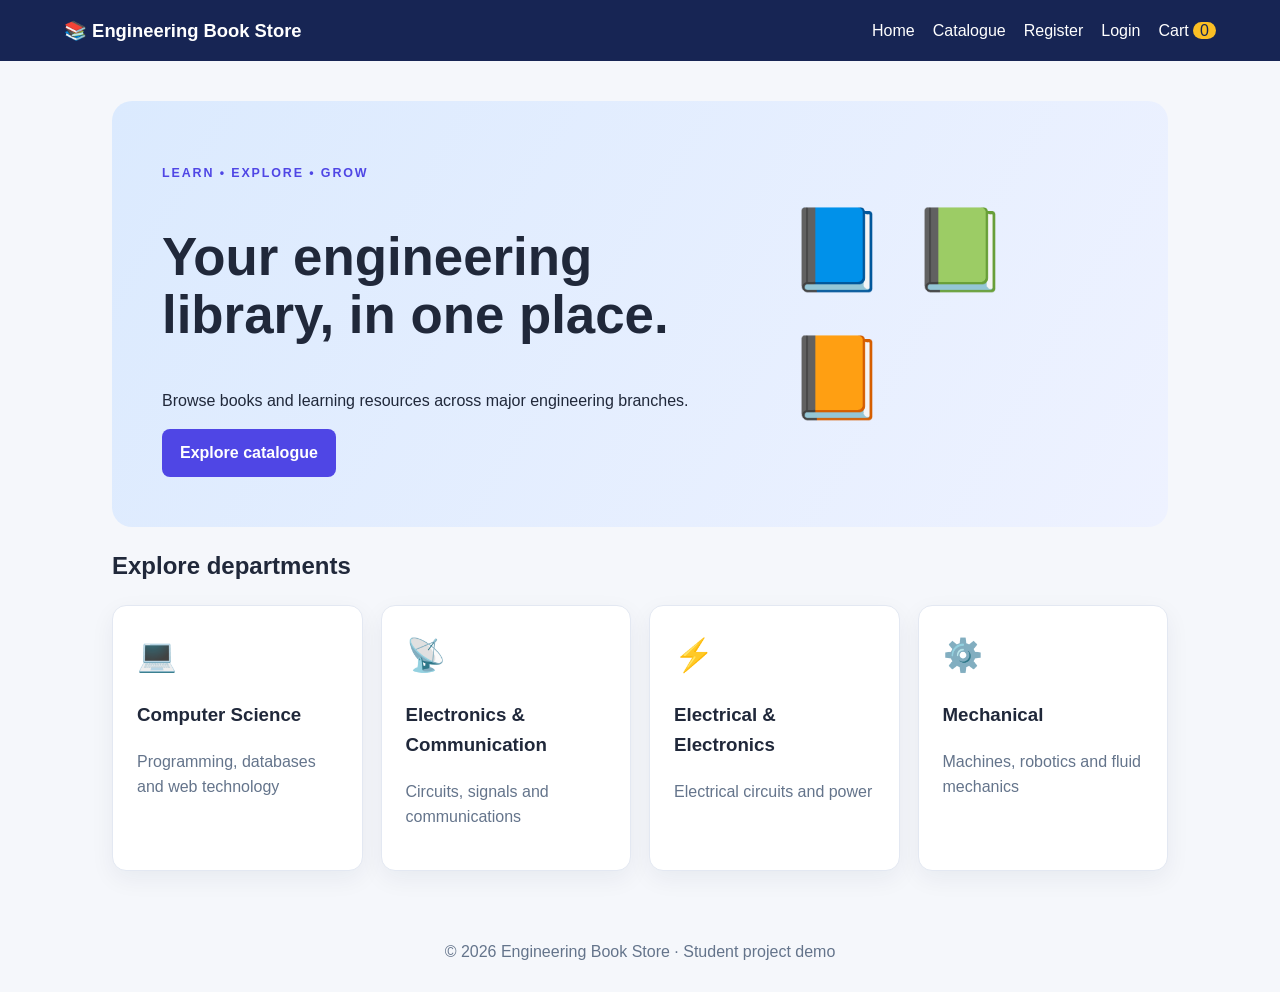
<file: index.html>
<!doctype html><html lang="en"><head><meta charset="utf-8"><meta name="viewport" content="width=device-width,initial-scale=1"><title>Engineering Book Store</title><link rel="stylesheet" href="styles.css"></head><body>
<header class="site-header"><a class="brand" href="homepage.html">📚 Engineering Book Store</a><nav><a href="homepage.html">Home</a><a href="catalogue.html">Catalogue</a><a href="register.html">Register</a><a href="login.html">Login</a><a href="catalogue.html#cart">Cart <span class="cart-count">0</span></a></nav></header>
<main class="container"><section class="hero"><div><p class="eyebrow">LEARN • EXPLORE • GROW</p><h1>Your engineering library, in one place.</h1><p>Browse books and learning resources across major engineering branches.</p><a class="btn" href="catalogue.html">Explore catalogue</a></div><div class="hero-art">📘 📗 📙</div></section><h2>Explore departments</h2><section class="department-grid">
<a class="department-card" href="cse.html"><span>💻</span><h3>Computer Science</h3><p>Programming, databases and web technology</p></a>
<a class="department-card" href="ece.html"><span>📡</span><h3>Electronics & Communication</h3><p>Circuits, signals and communications</p></a>
<a class="department-card" href="eee.html"><span>⚡</span><h3>Electrical & Electronics</h3><p>Electrical circuits and power</p></a>
<a class="department-card" href="mech.html"><span>⚙️</span><h3>Mechanical</h3><p>Machines, robotics and fluid mechanics</p></a></section></main><footer>© 2026 Engineering Book Store · Student project demo</footer><script src="app.js"></script></body></html>
</file>
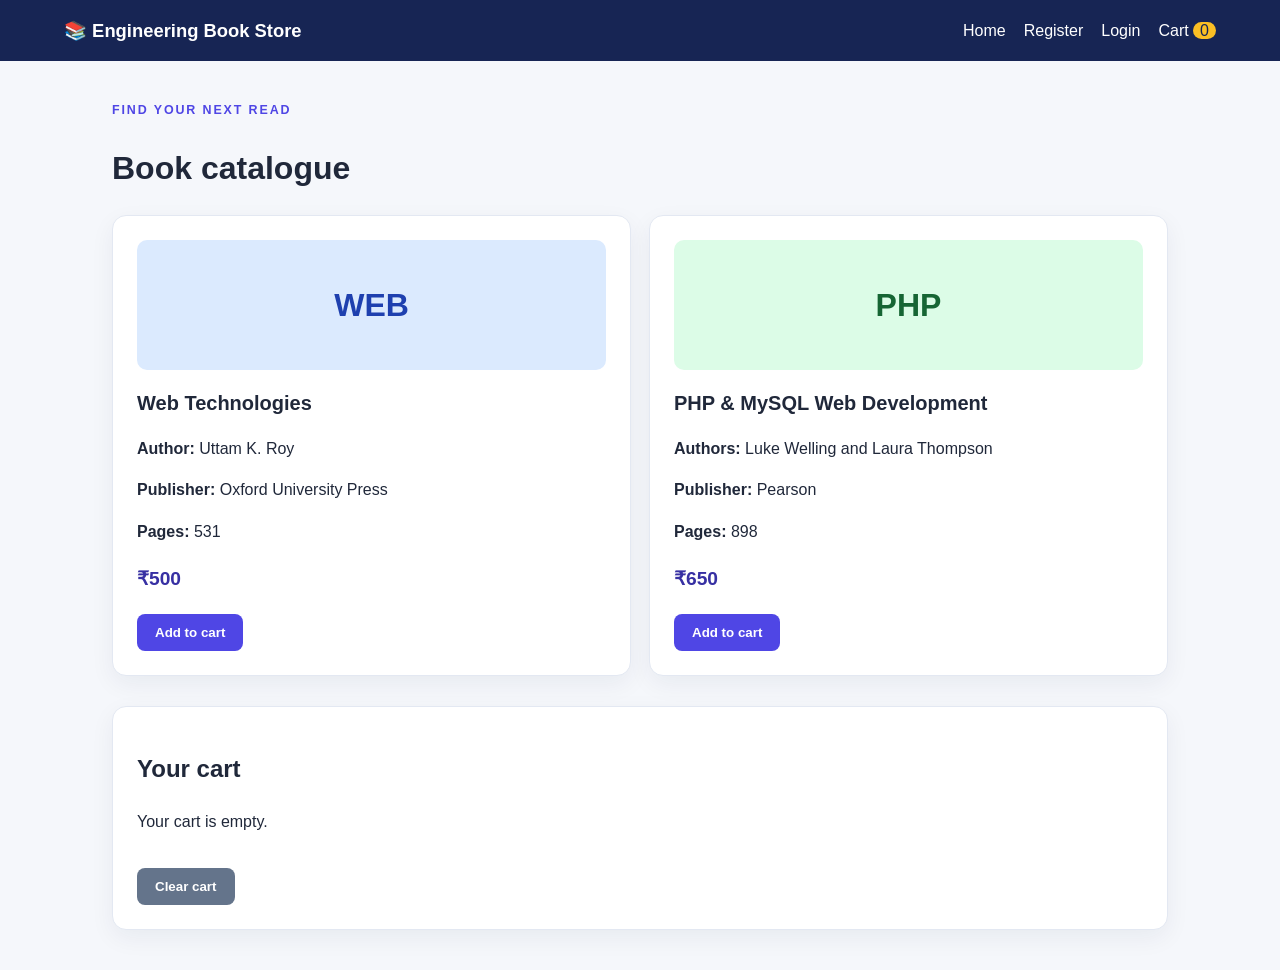
<file: catalogue.html>
<!doctype html><html lang="en"><head><meta charset="utf-8"><meta name="viewport" content="width=device-width,initial-scale=1"><title>Catalogue</title><link rel="stylesheet" href="styles.css"></head><body>
<header class="site-header"><a class="brand" href="homepage.html">📚 Engineering Book Store</a><nav><a href="homepage.html">Home</a><a href="register.html">Register</a><a href="login.html">Login</a><a href="#cart">Cart <span class="cart-count">0</span></a></nav></header>
<main class="container"><p class="eyebrow">FIND YOUR NEXT READ</p><h1>Book catalogue</h1><div class="book-grid">
<article class="book-card"><div class="book-cover">WEB</div><h2>Web Technologies</h2><p><b>Author:</b> Uttam K. Roy</p><p><b>Publisher:</b> Oxford University Press</p><p><b>Pages:</b> 531</p><p class="price">₹500</p><button class="btn add-to-cart" data-id="web-tech" data-title="Web Technologies" data-price="500">Add to cart</button></article>
<article class="book-card"><div class="book-cover green">PHP</div><h2>PHP & MySQL Web Development</h2><p><b>Authors:</b> Luke Welling and Laura Thompson</p><p><b>Publisher:</b> Pearson</p><p><b>Pages:</b> 898</p><p class="price">₹650</p><button class="btn add-to-cart" data-id="php-mysql" data-title="PHP & MySQL Web Development" data-price="650">Add to cart</button></article></div>
<section id="cart" class="panel cart-panel"><h2>Your cart</h2><div id="cart-items">Your cart is empty.</div><p id="cart-total" class="price"></p><button id="clear-cart" class="btn btn-secondary" type="button">Clear cart</button></section></main><script src="app.js"></script></body></html>
</file>
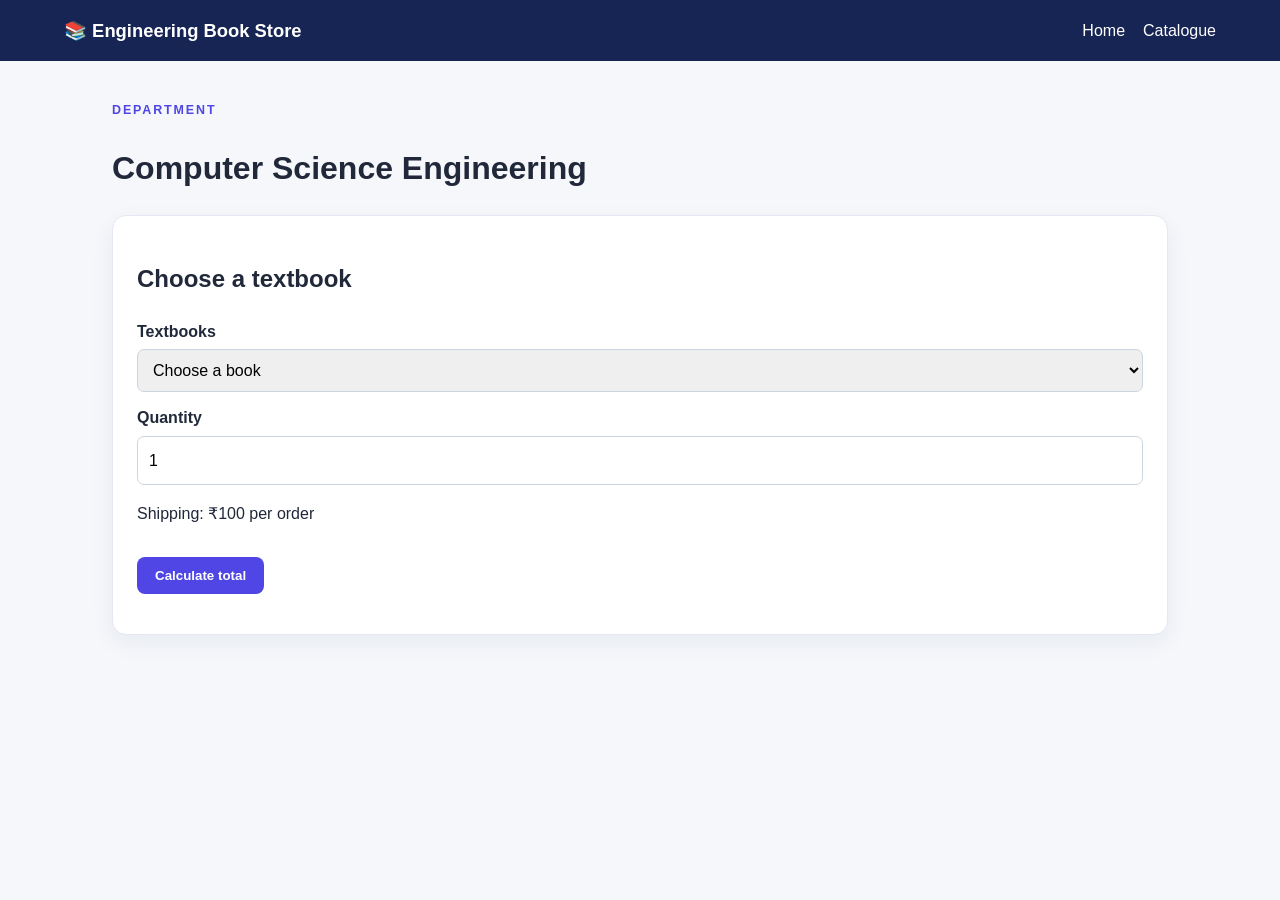
<file: cse.html>
<!doctype html><html lang="en"><head><meta charset="utf-8"><meta name="viewport" content="width=device-width,initial-scale=1"><title>CSE</title><link rel="stylesheet" href="styles.css"></head><body><header class="site-header"><a class="brand" href="homepage.html">📚 Engineering Book Store</a><nav><a href="homepage.html">Home</a><a href="catalogue.html">Catalogue</a></nav></header><main class="container"><p class="eyebrow">DEPARTMENT</p><h1>Computer Science Engineering</h1><section class="panel"><h2>Choose a textbook</h2><form id="cse-order-form"><label for="cse-book">Textbooks</label><select id="cse-book" required><option value="">Choose a book</option><option value="Web Technology" data-price="500">Web Technology — ₹500</option><option value="DBMS" data-price="450">Database Management Systems — ₹450</option><option value="Probability & Statistics" data-price="400">Probability & Statistics — ₹400</option></select><label for="quantity">Quantity</label><input id="quantity" type="number" min="1" max="20" value="1" required><p>Shipping: ₹100 per order</p><button class="btn" type="submit">Calculate total</button></form><p id="order-result" class="message" role="status"></p></section></main><script src="app.js"></script></body></html>
</file>
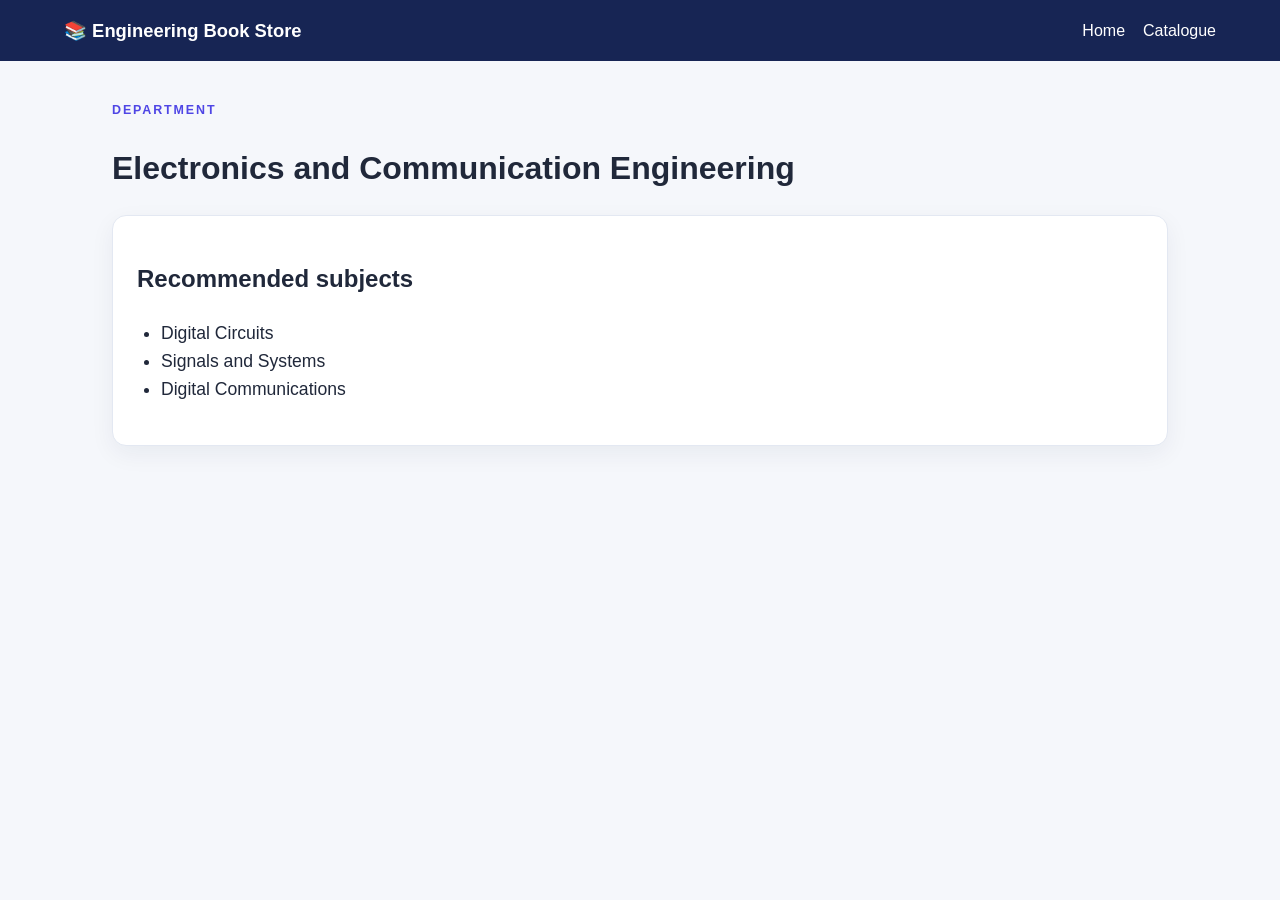
<file: ece.html>
<!doctype html><html lang="en"><head><meta charset="utf-8"><meta name="viewport" content="width=device-width,initial-scale=1"><title>ECE</title><link rel="stylesheet" href="styles.css"></head><body><header class="site-header"><a class="brand" href="homepage.html">📚 Engineering Book Store</a><nav><a href="homepage.html">Home</a><a href="catalogue.html">Catalogue</a></nav></header><main class="container"><p class="eyebrow">DEPARTMENT</p><h1>Electronics and Communication Engineering</h1><section class="panel"><h2>Recommended subjects</h2><ul class="subject-list"><li>Digital Circuits</li><li>Signals and Systems</li><li>Digital Communications</li></ul></section></main><script src="app.js"></script></body></html>
</file>
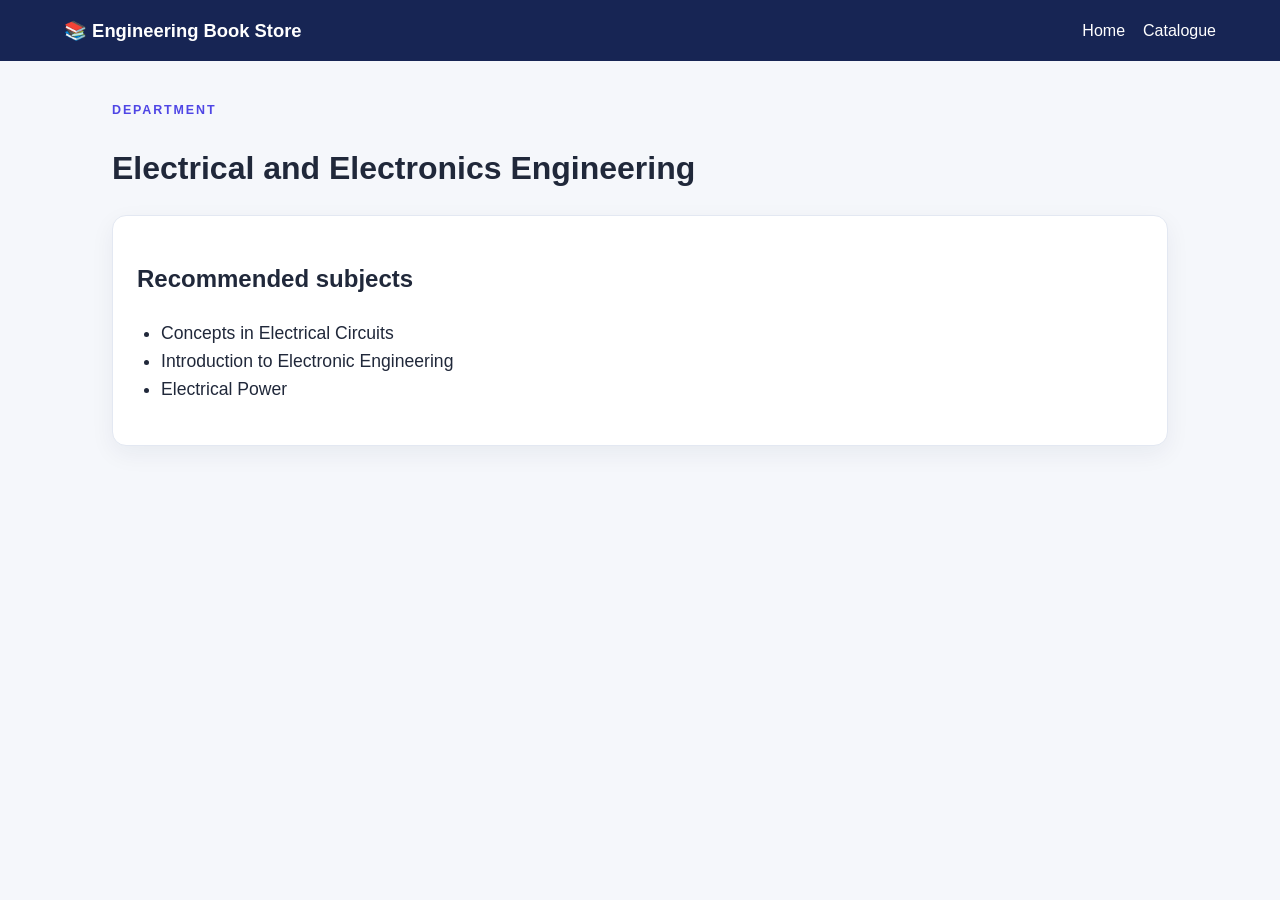
<file: eee.html>
<!doctype html><html lang="en"><head><meta charset="utf-8"><meta name="viewport" content="width=device-width,initial-scale=1"><title>EEE</title><link rel="stylesheet" href="styles.css"></head><body><header class="site-header"><a class="brand" href="homepage.html">📚 Engineering Book Store</a><nav><a href="homepage.html">Home</a><a href="catalogue.html">Catalogue</a></nav></header><main class="container"><p class="eyebrow">DEPARTMENT</p><h1>Electrical and Electronics Engineering</h1><section class="panel"><h2>Recommended subjects</h2><ul class="subject-list"><li>Concepts in Electrical Circuits</li><li>Introduction to Electronic Engineering</li><li>Electrical Power</li></ul></section></main><script src="app.js"></script></body></html>
</file>
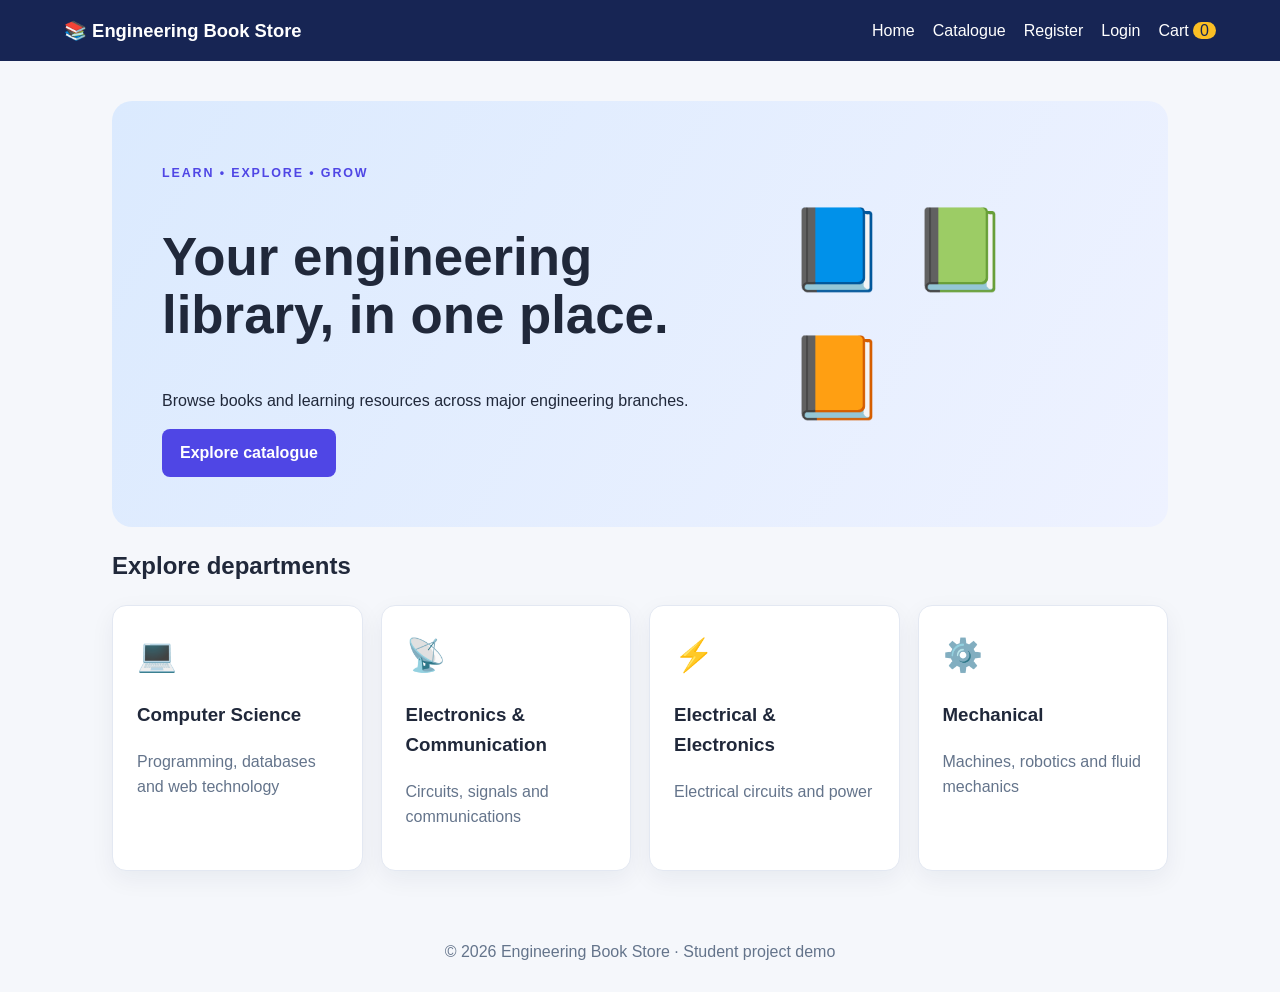
<file: homepage.html>
<!doctype html><html lang="en"><head><meta charset="utf-8"><meta name="viewport" content="width=device-width,initial-scale=1"><title>Engineering Book Store</title><link rel="stylesheet" href="styles.css"></head><body>
<header class="site-header"><a class="brand" href="homepage.html">📚 Engineering Book Store</a><nav><a href="homepage.html">Home</a><a href="catalogue.html">Catalogue</a><a href="register.html">Register</a><a href="login.html">Login</a><a href="catalogue.html#cart">Cart <span class="cart-count">0</span></a></nav></header>
<main class="container"><section class="hero"><div><p class="eyebrow">LEARN • EXPLORE • GROW</p><h1>Your engineering library, in one place.</h1><p>Browse books and learning resources across major engineering branches.</p><a class="btn" href="catalogue.html">Explore catalogue</a></div><div class="hero-art">📘 📗 📙</div></section><h2>Explore departments</h2><section class="department-grid">
<a class="department-card" href="cse.html"><span>💻</span><h3>Computer Science</h3><p>Programming, databases and web technology</p></a>
<a class="department-card" href="ece.html"><span>📡</span><h3>Electronics & Communication</h3><p>Circuits, signals and communications</p></a>
<a class="department-card" href="eee.html"><span>⚡</span><h3>Electrical & Electronics</h3><p>Electrical circuits and power</p></a>
<a class="department-card" href="mech.html"><span>⚙️</span><h3>Mechanical</h3><p>Machines, robotics and fluid mechanics</p></a></section></main><footer>© 2026 Engineering Book Store · Student project demo</footer><script src="app.js"></script></body></html>
</file>
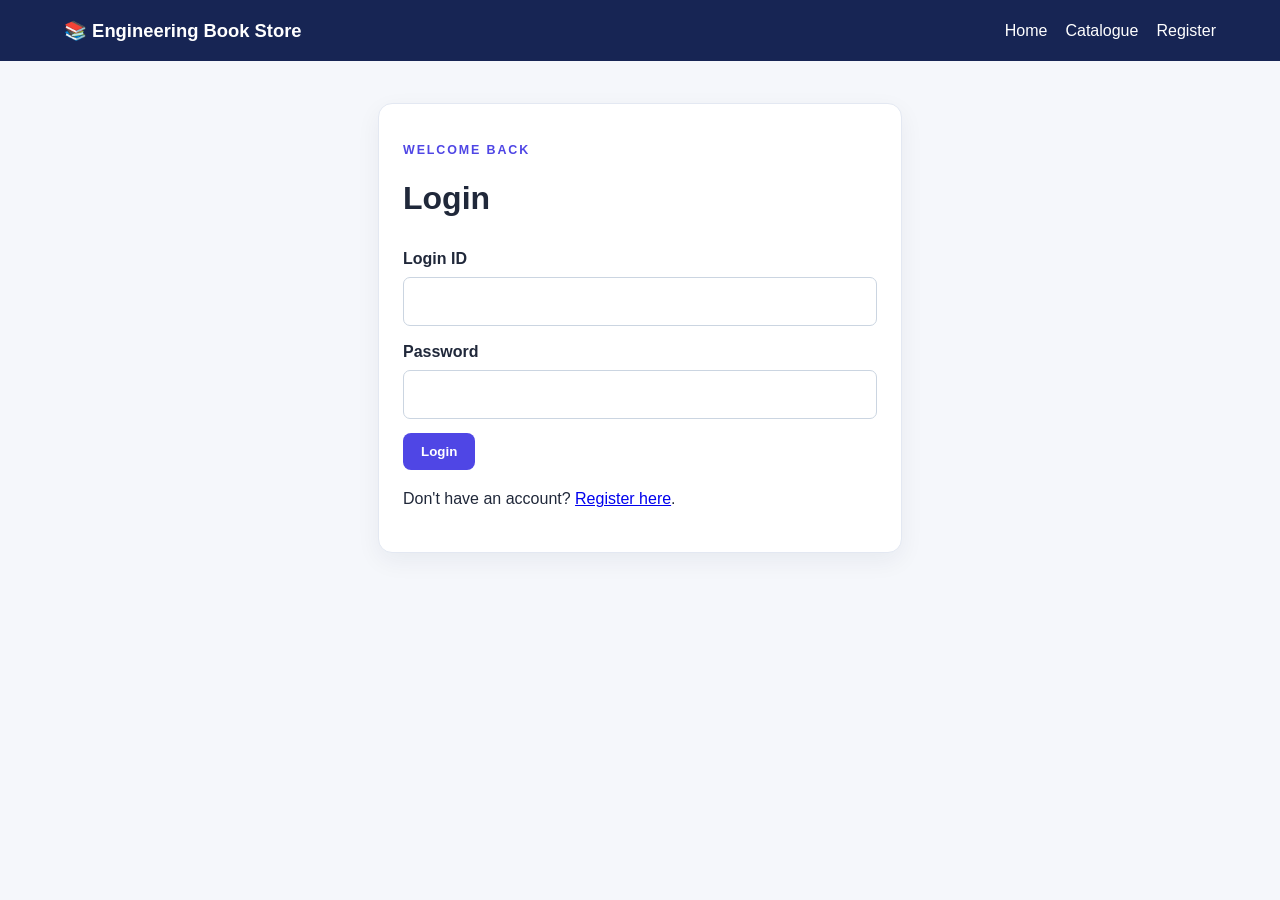
<file: login.html>
<!doctype html><html lang="en"><head><meta charset="utf-8"><meta name="viewport" content="width=device-width,initial-scale=1"><title>Login</title><link rel="stylesheet" href="styles.css"></head><body>
<header class="site-header"><a class="brand" href="homepage.html">📚 Engineering Book Store</a><nav><a href="homepage.html">Home</a><a href="catalogue.html">Catalogue</a><a href="register.html">Register</a></nav></header>
<main class="form-wrap"><form id="login-form" class="panel"><p class="eyebrow">WELCOME BACK</p><h1>Login</h1><label for="login-id">Login ID</label><input id="login-id" name="login-id" autocomplete="username" required><label for="password">Password</label><input id="password" name="password" type="password" autocomplete="current-password" required><button class="btn" type="submit">Login</button><p id="login-message" class="message" role="status"></p><p>Don't have an account? <a href="register.html">Register here</a>.</p></form></main><script src="app.js"></script></body></html>
</file>
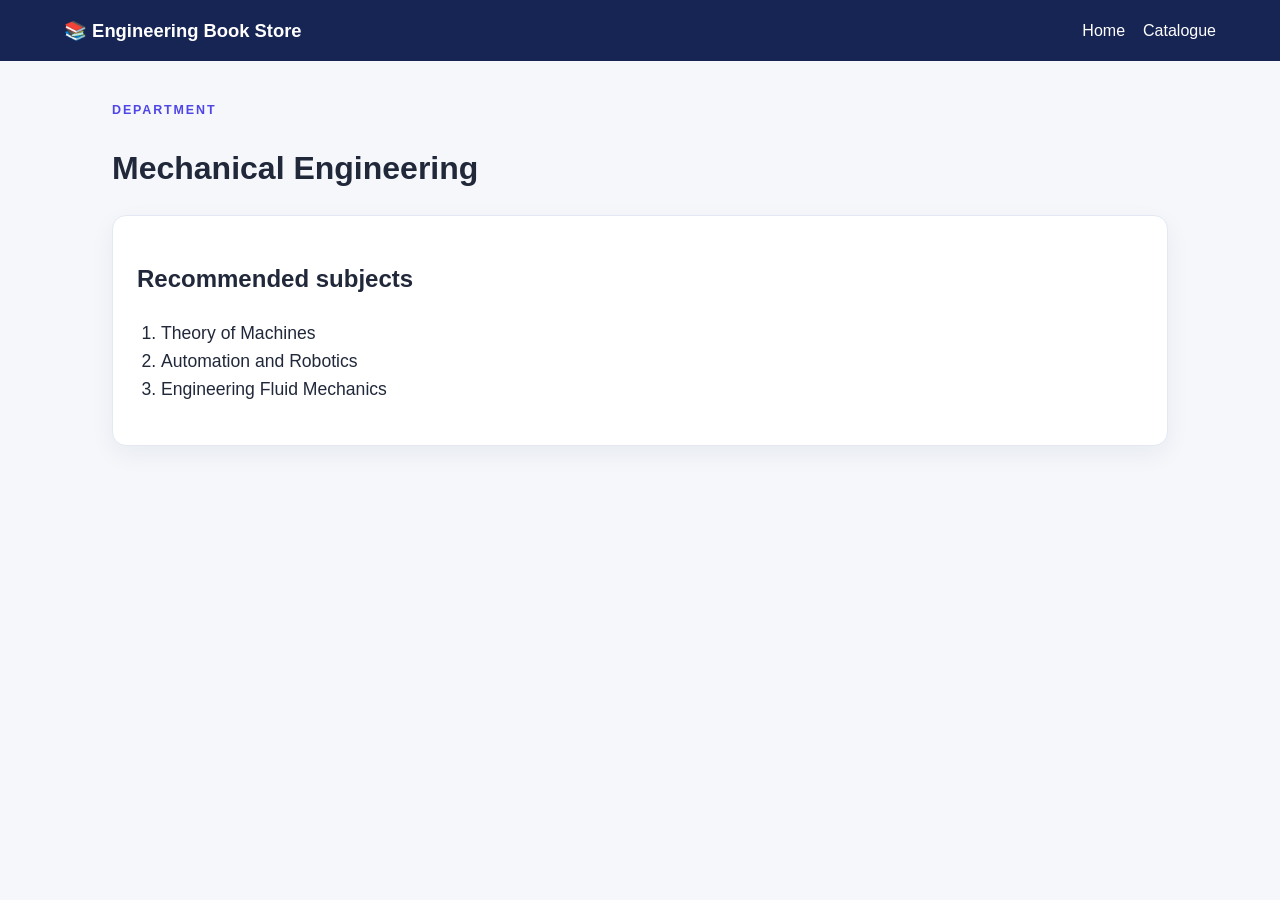
<file: mech.html>
<!doctype html><html lang="en"><head><meta charset="utf-8"><meta name="viewport" content="width=device-width,initial-scale=1"><title>Mechanical</title><link rel="stylesheet" href="styles.css"></head><body><header class="site-header"><a class="brand" href="homepage.html">📚 Engineering Book Store</a><nav><a href="homepage.html">Home</a><a href="catalogue.html">Catalogue</a></nav></header><main class="container"><p class="eyebrow">DEPARTMENT</p><h1>Mechanical Engineering</h1><section class="panel"><h2>Recommended subjects</h2><ol class="subject-list"><li>Theory of Machines</li><li>Automation and Robotics</li><li>Engineering Fluid Mechanics</li></ol></section></main><script src="app.js"></script></body></html>
</file>
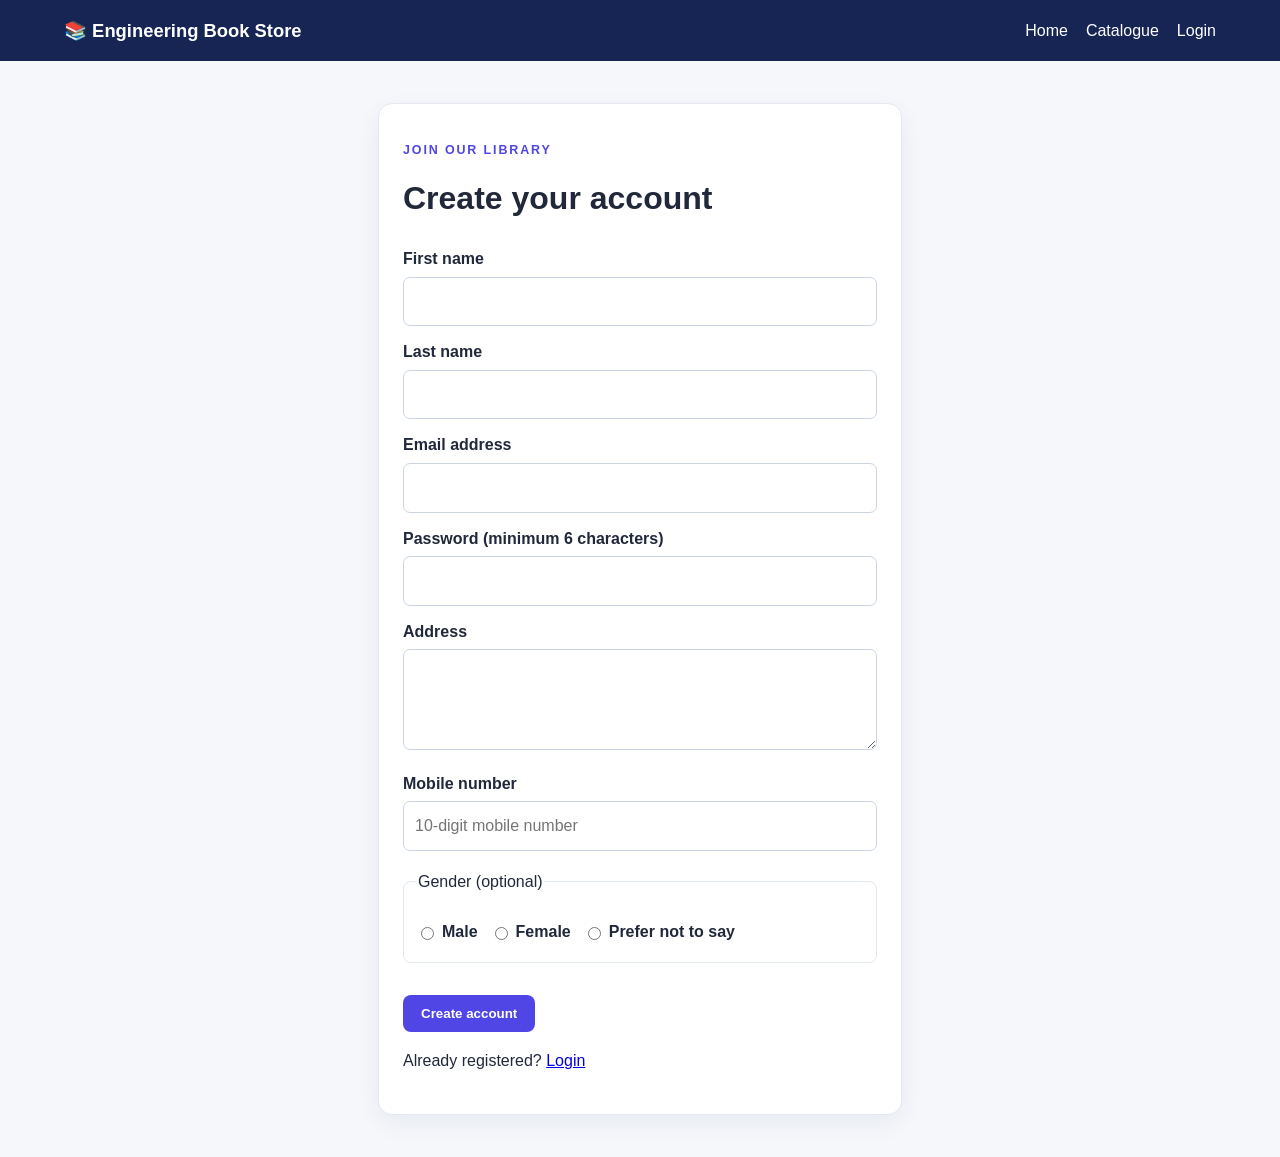
<file: register.html>
<!doctype html><html lang="en"><head><meta charset="utf-8"><meta name="viewport" content="width=device-width,initial-scale=1"><title>Register</title><link rel="stylesheet" href="styles.css"></head><body>
<header class="site-header"><a class="brand" href="homepage.html">📚 Engineering Book Store</a><nav><a href="homepage.html">Home</a><a href="catalogue.html">Catalogue</a><a href="login.html">Login</a></nav></header>
<main class="form-wrap"><form id="register-form" class="panel"><p class="eyebrow">JOIN OUR LIBRARY</p><h1>Create your account</h1>
<label for="fname">First name</label><input id="fname" name="fname" minlength="2" required>
<label for="lname">Last name</label><input id="lname" name="lname" required>
<label for="email">Email address</label><input id="email" name="email" type="email" required>
<label for="password">Password (minimum 6 characters)</label><input id="password" name="password" type="password" minlength="6" required>
<label for="address">Address</label><textarea id="address" name="address" rows="3" required></textarea>
<label for="mobile">Mobile number</label><input id="mobile" name="mobile" type="tel" pattern="[0-9]{10}" maxlength="10" placeholder="10-digit mobile number" required>
<fieldset><legend>Gender (optional)</legend><label class="inline"><input type="radio" name="gender" value="Male"> Male</label><label class="inline"><input type="radio" name="gender" value="Female"> Female</label><label class="inline"><input type="radio" name="gender" value="Prefer not to say"> Prefer not to say</label></fieldset>
<button class="btn" type="submit">Create account</button><p id="register-message" class="message" role="status"></p><p>Already registered? <a href="login.html">Login</a></p></form></main><script src="app.js"></script></body></html>
</file>
<file: styles.css>
*{box-sizing:border-box}body{margin:0;font-family:Arial,Helvetica,sans-serif;background:#f5f7fb;color:#20283a;line-height:1.6}.site-header{display:flex;align-items:center;justify-content:space-between;gap:20px;padding:16px 5%;background:#172554;color:#fff;flex-wrap:wrap}.brand{font-weight:700;font-size:1.15rem;color:#fff;text-decoration:none}.site-header nav{display:flex;gap:18px;flex-wrap:wrap}.site-header nav a{color:#fff;text-decoration:none}.site-header nav a:hover{text-decoration:underline}.cart-count{background:#fbbf24;color:#172554;border-radius:20px;padding:0 7px}.container{max-width:1100px;margin:40px auto;padding:0 22px}.hero{display:flex;align-items:center;justify-content:space-between;gap:30px;padding:50px;border-radius:20px;background:linear-gradient(120deg,#dbeafe,#eef2ff);min-height:300px}.hero h1{font-size:clamp(2rem,5vw,3.3rem);line-height:1.1;max-width:620px}.hero-art{font-size:5rem}.eyebrow{font-size:.78rem;letter-spacing:.15em;font-weight:700;color:#4f46e5}.department-grid,.book-grid{display:grid;grid-template-columns:repeat(auto-fit,minmax(220px,1fr));gap:18px}.department-card,.book-card,.panel{background:#fff;border:1px solid #e3e8f2;border-radius:14px;padding:24px;box-shadow:0 8px 24px #1423460f}.department-card{color:inherit;text-decoration:none}.department-card span{font-size:2rem}.department-card p{color:#64748b}.btn{display:inline-block;border:0;border-radius:8px;padding:11px 18px;background:#4f46e5;color:#fff;font-weight:700;text-decoration:none;cursor:pointer}.btn:hover{background:#3730a3}.btn-secondary{background:#64748b}.form-wrap{max-width:560px;margin:42px auto;padding:0 18px}.panel h1{margin-top:0}.panel label{display:block;font-weight:600;margin:13px 0 5px}.panel input:not([type=radio]),.panel textarea,.panel select{width:100%;padding:11px;border:1px solid #cbd5e1;border-radius:7px;font:inherit}.panel fieldset{border:1px solid #e2e8f0;border-radius:8px;margin:18px 0;padding:12px}.panel label.inline{display:inline-flex;align-items:center;gap:5px;margin-right:12px}.panel .btn{margin-top:14px}.message{color:#166534;font-weight:700;margin-top:14px}.book-cover{height:130px;border-radius:10px;background:#dbeafe;color:#1e40af;display:grid;place-items:center;font-size:2rem;font-weight:900}.book-cover.green{background:#dcfce7;color:#166534}.book-card h2{font-size:1.25rem}.price{font-size:1.2rem;font-weight:800;color:#3730a3}.cart-panel{margin-top:30px}.subject-list{font-size:1.1rem;padding-left:24px}footer{text-align:center;padding:28px;color:#64748b}@media(max-width:700px){.hero{padding:28px;flex-direction:column;align-items:flex-start}.hero-art{font-size:3.5rem}.container{margin:24px auto}}
</file>
